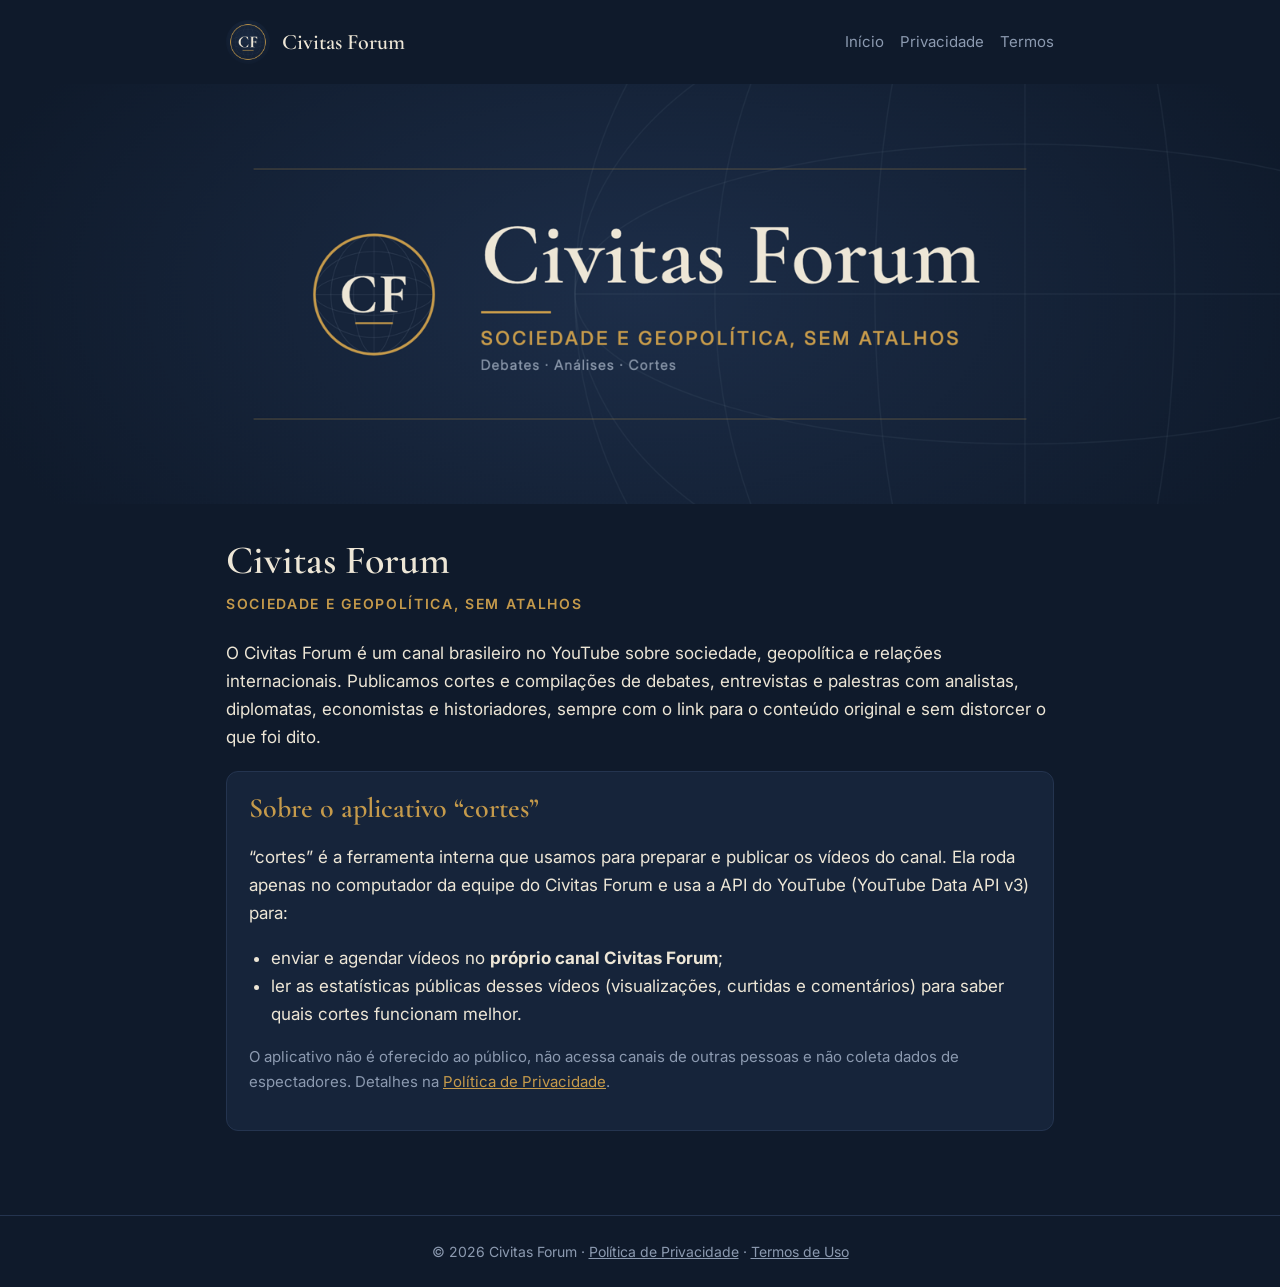
<file: index.html>
<!doctype html>
<html lang="pt-BR">
<head>
<meta charset="utf-8">
<meta name="viewport" content="width=device-width,initial-scale=1">
<link rel="preconnect" href="https://fonts.googleapis.com"><link rel="preconnect" href="https://fonts.gstatic.com" crossorigin>
<link href="https://fonts.googleapis.com/css2?family=Cormorant+Garamond:wght@600;700&family=Inter:wght@400;600&display=swap" rel="stylesheet">
<link rel="stylesheet" href="estilo.css">
<link rel="icon" href="img/avatar.png">
<title>Civitas Forum</title>
<meta name="description" content="Civitas Forum: sociedade e geopolítica, sem atalhos. Debates, análises e cortes no YouTube.">
</head>
<body>
<header class="topo">
  <a class="marca" href="./"><img src="img/avatar.png" alt="">Civitas Forum</a>
  <nav><a href="./">Início</a><a href="privacidade.html">Privacidade</a><a href="termos.html">Termos</a></nav>
</header>
<img class="banner" src="img/banner.png" alt="Civitas Forum: sociedade e geopolítica, sem atalhos">
<main>
  <h1>Civitas Forum</h1>
  <p class="slogan">Sociedade e geopolítica, sem atalhos</p>
  <p>O Civitas Forum é um canal brasileiro no YouTube sobre sociedade, geopolítica e relações internacionais.
  Publicamos cortes e compilações de debates, entrevistas e palestras com analistas, diplomatas, economistas
  e historiadores, sempre com o link para o conteúdo original e sem distorcer o que foi dito.</p>

  <div class="cartao">
    <h2 style="margin-top:0">Sobre o aplicativo “cortes”</h2>
    <p>“cortes” é a ferramenta interna que usamos para preparar e publicar os vídeos do canal. Ela roda apenas
    no computador da equipe do Civitas Forum e usa a API do YouTube (YouTube Data API v3) para:</p>
    <ul>
      <li>enviar e agendar vídeos no <strong>próprio canal Civitas Forum</strong>;</li>
      <li>ler as estatísticas públicas desses vídeos (visualizações, curtidas e comentários) para saber quais cortes funcionam melhor.</li>
    </ul>
    <p class="sub">O aplicativo não é oferecido ao público, não acessa canais de outras pessoas e não coleta dados de espectadores.
    Detalhes na <a href="privacidade.html">Política de Privacidade</a>.</p>
  </div>
</main>
<footer>© 2026 Civitas Forum · <a href="privacidade.html">Política de Privacidade</a> · <a href="termos.html">Termos de Uso</a></footer>
</body>
</html>
</file>
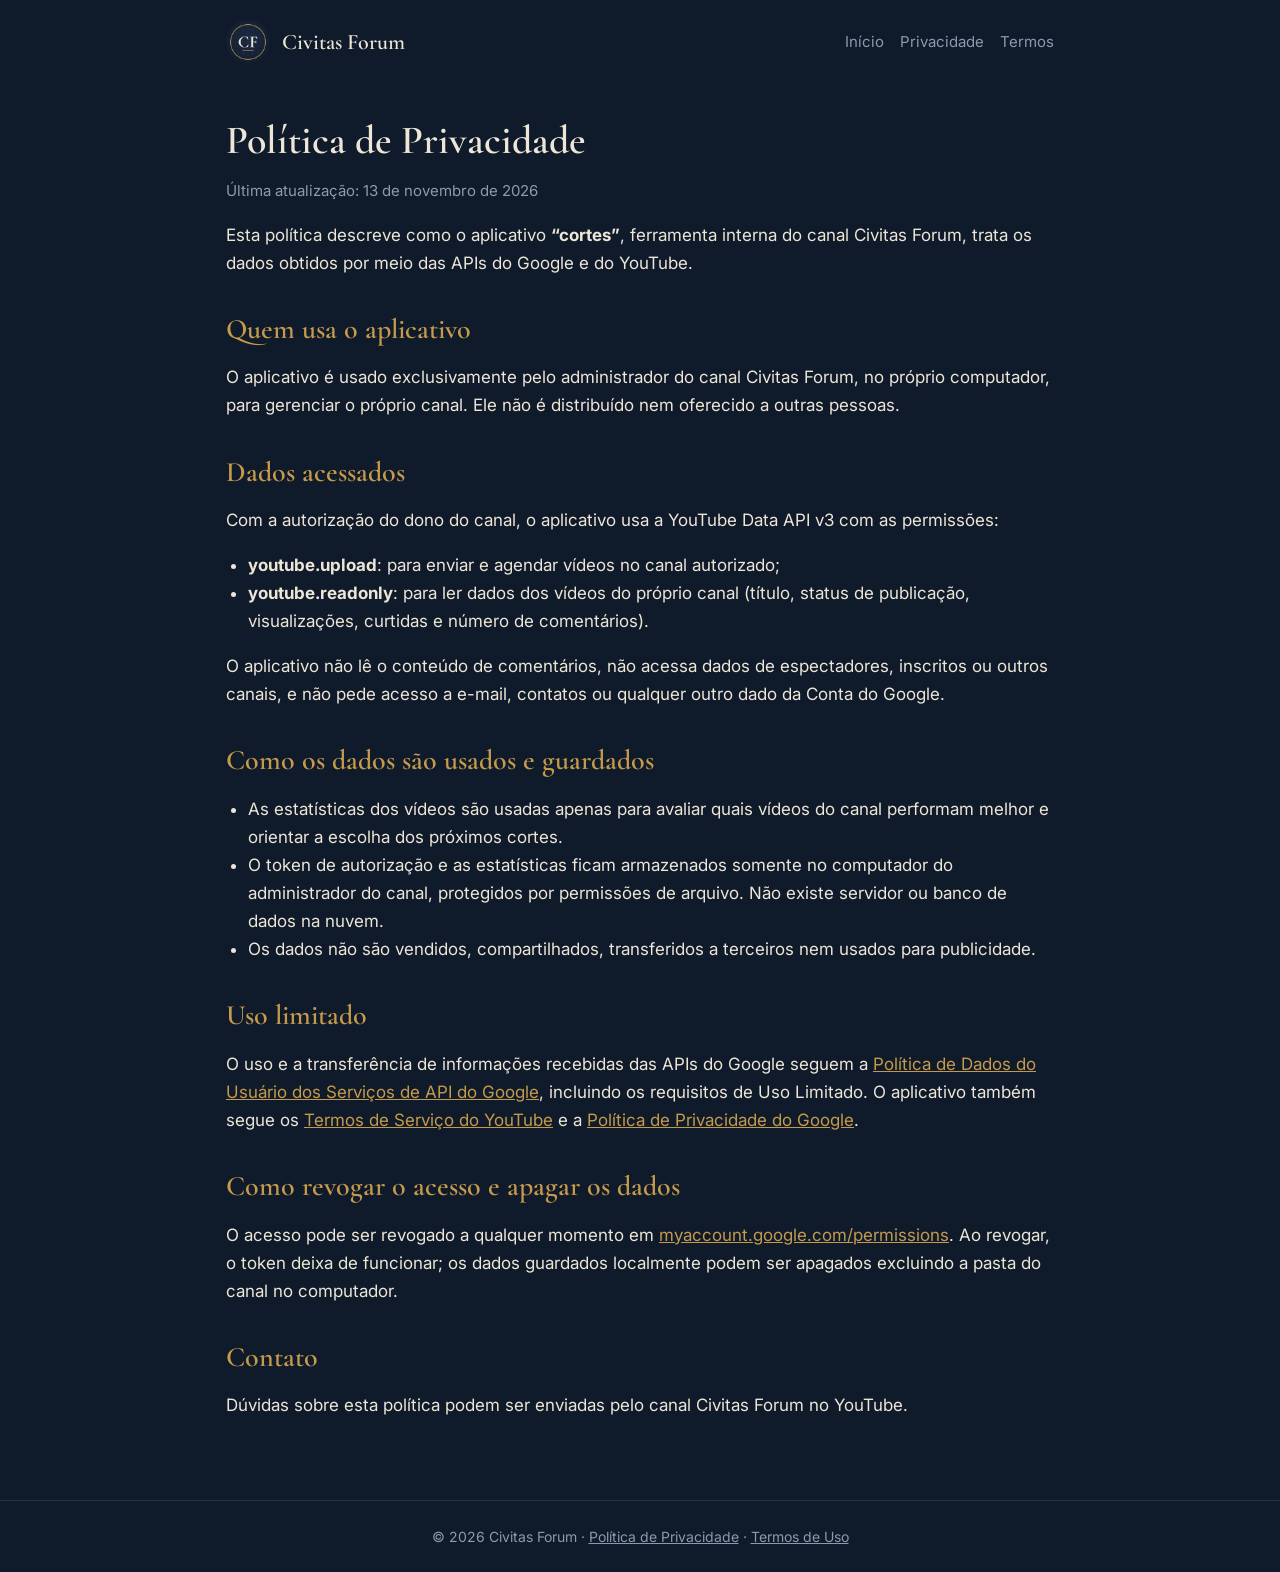
<file: privacidade.html>
<!doctype html>
<html lang="pt-BR">
<head>
<meta charset="utf-8">
<meta name="viewport" content="width=device-width,initial-scale=1">
<link rel="preconnect" href="https://fonts.googleapis.com"><link rel="preconnect" href="https://fonts.gstatic.com" crossorigin>
<link href="https://fonts.googleapis.com/css2?family=Cormorant+Garamond:wght@600;700&family=Inter:wght@400;600&display=swap" rel="stylesheet">
<link rel="stylesheet" href="estilo.css">
<link rel="icon" href="img/avatar.png">
<title>Política de Privacidade · Civitas Forum</title>
</head>
<body>
<header class="topo">
  <a class="marca" href="./"><img src="img/avatar.png" alt="">Civitas Forum</a>
  <nav><a href="./">Início</a><a href="privacidade.html">Privacidade</a><a href="termos.html">Termos</a></nav>
</header>
<main>
  <h1>Política de Privacidade</h1>
  <p class="sub">Última atualização: 13 de novembro de 2026</p>

  <p>Esta política descreve como o aplicativo <strong>“cortes”</strong>, ferramenta interna do canal Civitas Forum,
  trata os dados obtidos por meio das APIs do Google e do YouTube.</p>

  <h2>Quem usa o aplicativo</h2>
  <p>O aplicativo é usado exclusivamente pelo administrador do canal Civitas Forum, no próprio computador, para
  gerenciar o próprio canal. Ele não é distribuído nem oferecido a outras pessoas.</p>

  <h2>Dados acessados</h2>
  <p>Com a autorização do dono do canal, o aplicativo usa a YouTube Data API v3 com as permissões:</p>
  <ul>
    <li><strong>youtube.upload</strong>: para enviar e agendar vídeos no canal autorizado;</li>
    <li><strong>youtube.readonly</strong>: para ler dados dos vídeos do próprio canal (título, status de publicação,
    visualizações, curtidas e número de comentários).</li>
  </ul>
  <p>O aplicativo não lê o conteúdo de comentários, não acessa dados de espectadores, inscritos ou outros canais,
  e não pede acesso a e-mail, contatos ou qualquer outro dado da Conta do Google.</p>

  <h2>Como os dados são usados e guardados</h2>
  <ul>
    <li>As estatísticas dos vídeos são usadas apenas para avaliar quais vídeos do canal performam melhor e orientar a escolha dos próximos cortes.</li>
    <li>O token de autorização e as estatísticas ficam armazenados somente no computador do administrador do canal, protegidos por permissões de arquivo. Não existe servidor ou banco de dados na nuvem.</li>
    <li>Os dados não são vendidos, compartilhados, transferidos a terceiros nem usados para publicidade.</li>
  </ul>

  <h2>Uso limitado</h2>
  <p>O uso e a transferência de informações recebidas das APIs do Google seguem a
  <a href="https://developers.google.com/terms/api-services-user-data-policy">Política de Dados do Usuário dos Serviços de API do Google</a>,
  incluindo os requisitos de Uso Limitado. O aplicativo também segue os
  <a href="https://www.youtube.com/t/terms">Termos de Serviço do YouTube</a> e a
  <a href="https://policies.google.com/privacy">Política de Privacidade do Google</a>.</p>

  <h2>Como revogar o acesso e apagar os dados</h2>
  <p>O acesso pode ser revogado a qualquer momento em
  <a href="https://myaccount.google.com/permissions">myaccount.google.com/permissions</a>. Ao revogar, o token deixa de funcionar;
  os dados guardados localmente podem ser apagados excluindo a pasta do canal no computador.</p>

  <h2>Contato</h2>
  <p>Dúvidas sobre esta política podem ser enviadas pelo canal Civitas Forum no YouTube.</p>
</main>
<footer>© 2026 Civitas Forum · <a href="privacidade.html">Política de Privacidade</a> · <a href="termos.html">Termos de Uso</a></footer>
</body>
</html>
</file>
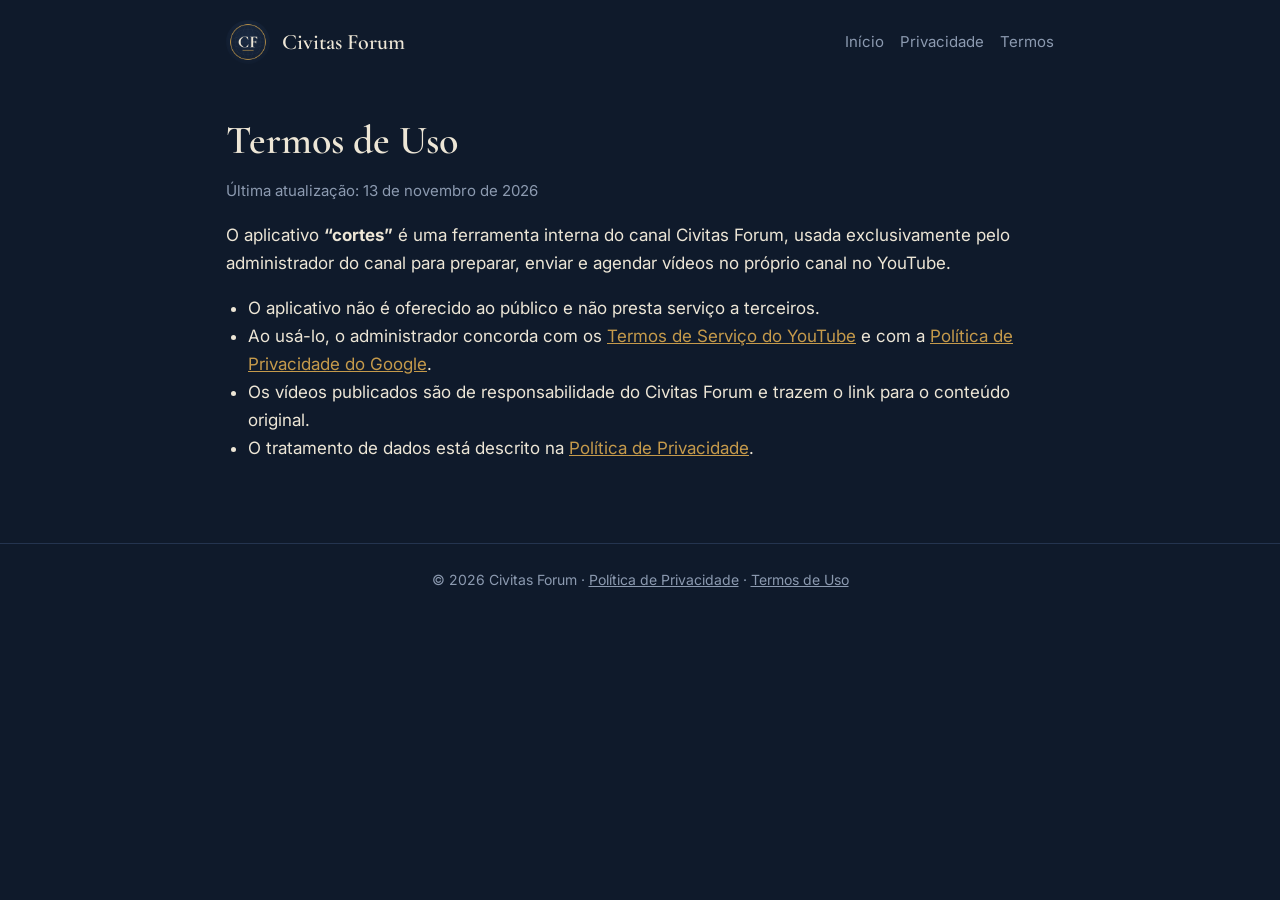
<file: termos.html>
<!doctype html>
<html lang="pt-BR">
<head>
<meta charset="utf-8">
<meta name="viewport" content="width=device-width,initial-scale=1">
<link rel="preconnect" href="https://fonts.googleapis.com"><link rel="preconnect" href="https://fonts.gstatic.com" crossorigin>
<link href="https://fonts.googleapis.com/css2?family=Cormorant+Garamond:wght@600;700&family=Inter:wght@400;600&display=swap" rel="stylesheet">
<link rel="stylesheet" href="estilo.css">
<link rel="icon" href="img/avatar.png">
<title>Termos de Uso · Civitas Forum</title>
</head>
<body>
<header class="topo">
  <a class="marca" href="./"><img src="img/avatar.png" alt="">Civitas Forum</a>
  <nav><a href="./">Início</a><a href="privacidade.html">Privacidade</a><a href="termos.html">Termos</a></nav>
</header>
<main>
  <h1>Termos de Uso</h1>
  <p class="sub">Última atualização: 13 de novembro de 2026</p>
  <p>O aplicativo <strong>“cortes”</strong> é uma ferramenta interna do canal Civitas Forum, usada exclusivamente pelo
  administrador do canal para preparar, enviar e agendar vídeos no próprio canal no YouTube.</p>
  <ul>
    <li>O aplicativo não é oferecido ao público e não presta serviço a terceiros.</li>
    <li>Ao usá-lo, o administrador concorda com os <a href="https://www.youtube.com/t/terms">Termos de Serviço do YouTube</a>
    e com a <a href="https://policies.google.com/privacy">Política de Privacidade do Google</a>.</li>
    <li>Os vídeos publicados são de responsabilidade do Civitas Forum e trazem o link para o conteúdo original.</li>
    <li>O tratamento de dados está descrito na <a href="privacidade.html">Política de Privacidade</a>.</li>
  </ul>
</main>
<footer>© 2026 Civitas Forum · <a href="privacidade.html">Política de Privacidade</a> · <a href="termos.html">Termos de Uso</a></footer>
</body>
</html>
</file>
<file: estilo.css>
:root{--fundo:#0F1A2B;--fundo2:#16243A;--marfim:#EDE6D6;--latao:#C59A4B;--ardosia:#8C9AB0}
*{box-sizing:border-box}
html{background:var(--fundo)}
body{margin:0;background:var(--fundo);color:var(--marfim);font:17px/1.65 Inter,system-ui,-apple-system,"Segoe UI",sans-serif}
a{color:var(--latao)}
.topo{display:flex;align-items:center;gap:12px;max-width:860px;margin:0 auto;padding:20px 16px}
.topo img{width:44px;height:44px;border-radius:50%}
.topo a.marca{display:flex;align-items:center;gap:12px;color:var(--marfim);text-decoration:none;font:600 22px "Cormorant Garamond",Georgia,serif}
.topo nav{margin-left:auto;display:flex;gap:16px;font-size:15px}
.topo nav a{color:var(--ardosia);text-decoration:none}.topo nav a:hover{color:var(--marfim)}
.banner{width:100%;display:block;max-height:420px;object-fit:cover}
main{max-width:860px;margin:0 auto;padding:32px 16px 64px}
h1,h2{font-family:"Cormorant Garamond",Georgia,serif;font-weight:600;line-height:1.2}
h1{font-size:40px;margin:0 0 8px}h2{font-size:28px;margin:36px 0 8px;color:var(--latao)}
.slogan{color:var(--latao);letter-spacing:.12em;text-transform:uppercase;font-size:14px;font-weight:600;margin:0 0 24px}
.cartao{background:var(--fundo2);border:1px solid #24344F;border-radius:12px;padding:20px 22px;margin:20px 0}
.sub{color:var(--ardosia);font-size:15px}
footer{border-top:1px solid #24344F;color:var(--ardosia);font-size:14px;text-align:center;padding:24px 16px}
footer a{color:var(--ardosia)}
ul{padding-left:22px}
</file>
